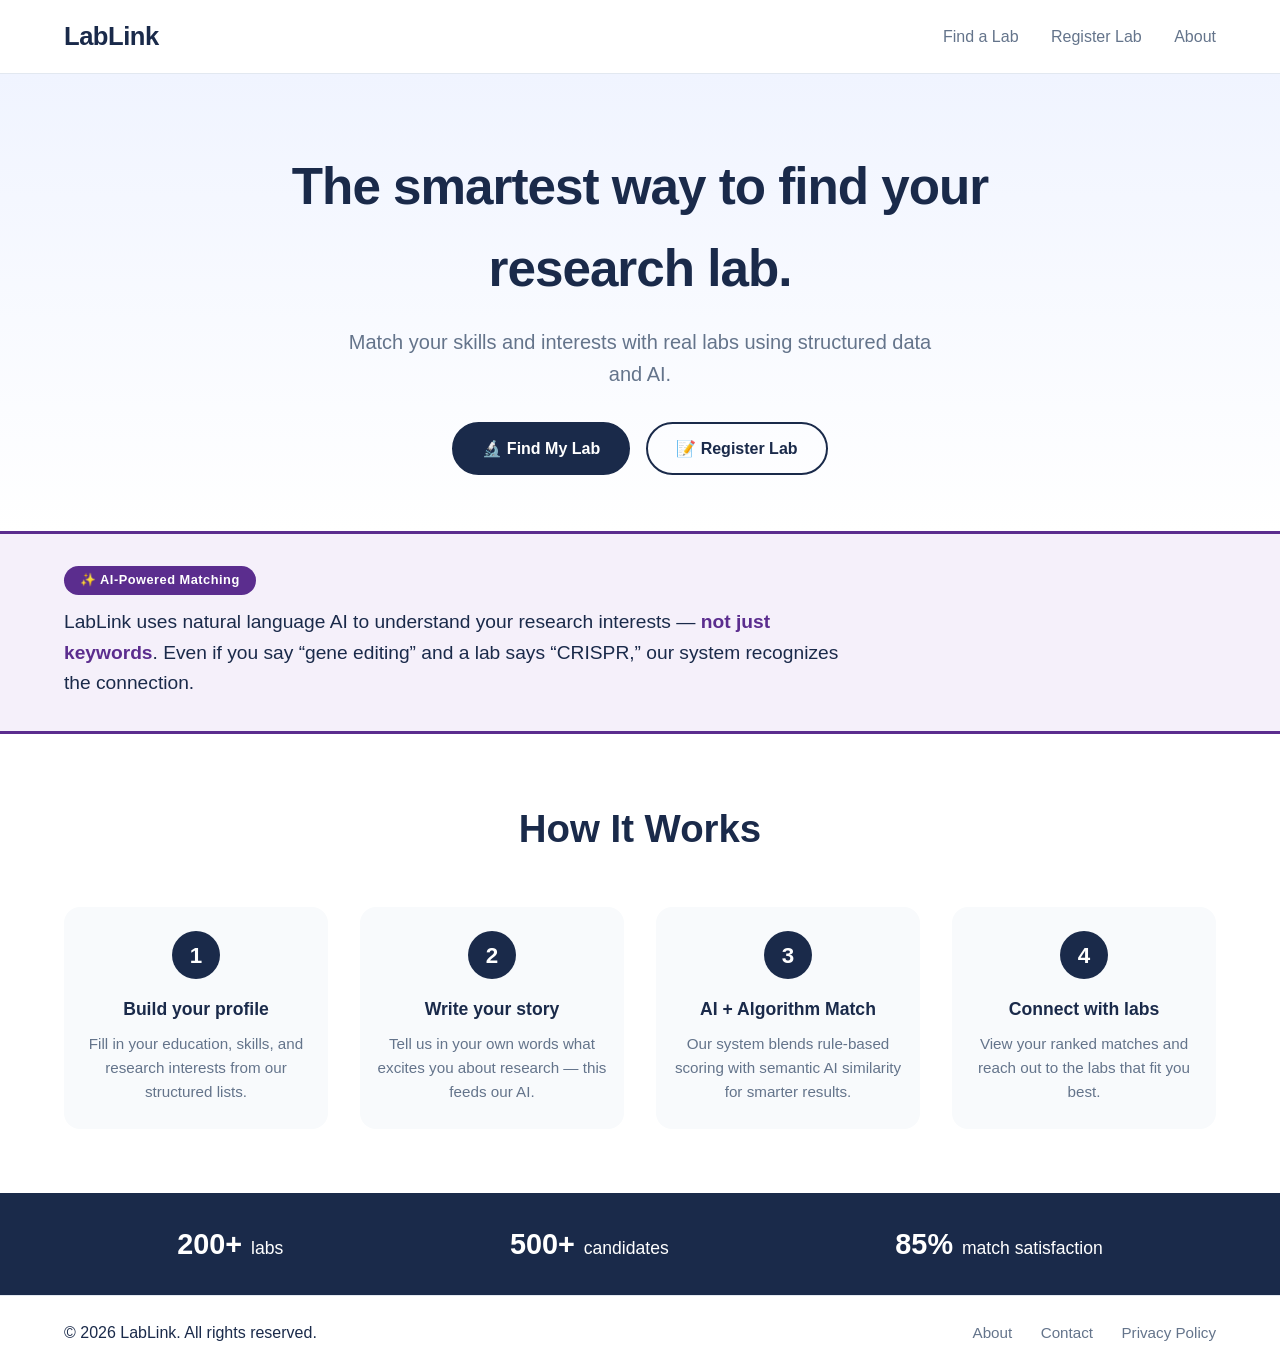
<file: index.html>
<!DOCTYPE html>
<html lang="en">
<head>
    <meta charset="UTF-8" />
    <meta name="viewport" content="width=device-width, initial-scale=1.0" />
    <title>LabLink – Smart Research Lab Matching</title>
    <link rel="stylesheet" href="styles/main.css" />
</head>
<body>

    <!-- ===== NAVIGATION ===== -->
    <header class="navbar">
        <div class="container nav-container">
            <div class="logo">LabLink</div>
            <nav>
                <a href="pages/candidate-profile.html" class="nav-link">Find a Lab</a>
                <a href="#" class="nav-link">Register Lab</a>
                  <a href="about.html" class="nav-link">About</a>
            </nav>
        </div>
    </header>

    <!-- ===== HERO SECTION ===== -->
    <section class="hero">
        <div class="container hero-content">
            <h1>The smartest way to find your research lab.</h1>
            <p class="subheadline">Match your skills and interests with real labs using structured data and AI.</p>
            <div class="cta-group">
                <a href="pages/candidate-profile.html" class="btn btn-primary">🔬 Find My Lab</a>
                <a href="#" class="btn btn-outline">📝 Register Lab</a>
            </div>
        </div>
    </section>


    <section class="ai-callout">
        <div class="container">
            <div class="ai-badge">✨ AI-Powered Matching</div>
            <p class="ai-callout-text">
                LabLink uses natural language AI to understand your research interests — <strong>not just keywords</strong>.
                Even if you say “gene editing” and a lab says “CRISPR,” our system recognizes the connection.
            </p>
        </div>
    </section>


    <section class="how-it-works">
        <div class="container">
            <h2>How It Works</h2>
            <div class="steps-grid">

                <div class="step-card">
                    <div class="step-number">1</div>
                    <h3>Build your profile</h3>
                    <p>Fill in your education, skills, and research interests from our structured lists.</p>
                </div>

                <div class="step-card">
                    <div class="step-number">2</div>
                    <h3>Write your story</h3>
                    <p>Tell us in your own words what excites you about research — this feeds our AI.</p>
                </div>

                <div class="step-card">
                    <div class="step-number">3</div>
                    <h3>AI + Algorithm Match</h3>
                    <p>Our system blends rule-based scoring with semantic AI similarity for smarter results.</p>
                </div>

                <div class="step-card">
                    <div class="step-number">4</div>
                    <h3>Connect with labs</h3>
                    <p>View your ranked matches and reach out to the labs that fit you best.</p>
                </div>

            </div>
        </div>
    </section>

    <!-- ===== STATS BAR ===== -->
    <section class="stats-bar">
        <div class="container stats-grid">
            <span><strong>200+</strong> labs</span>
            <span><strong>500+</strong> candidates</span>
            <span><strong>85%</strong> match satisfaction</span>
        </div>
    </section>

    <!-- ===== FOOTER ===== -->
    <footer class="footer">
        <div class="container footer-content">
            <span>&copy; 2026 LabLink. All rights reserved.</span>
            <nav>
                <a href="#">About</a>
                <a href="#">Contact</a>
                <a href="#">Privacy Policy</a>
            </nav>
        </div>
    </footer>

</body>
</html>
</file>
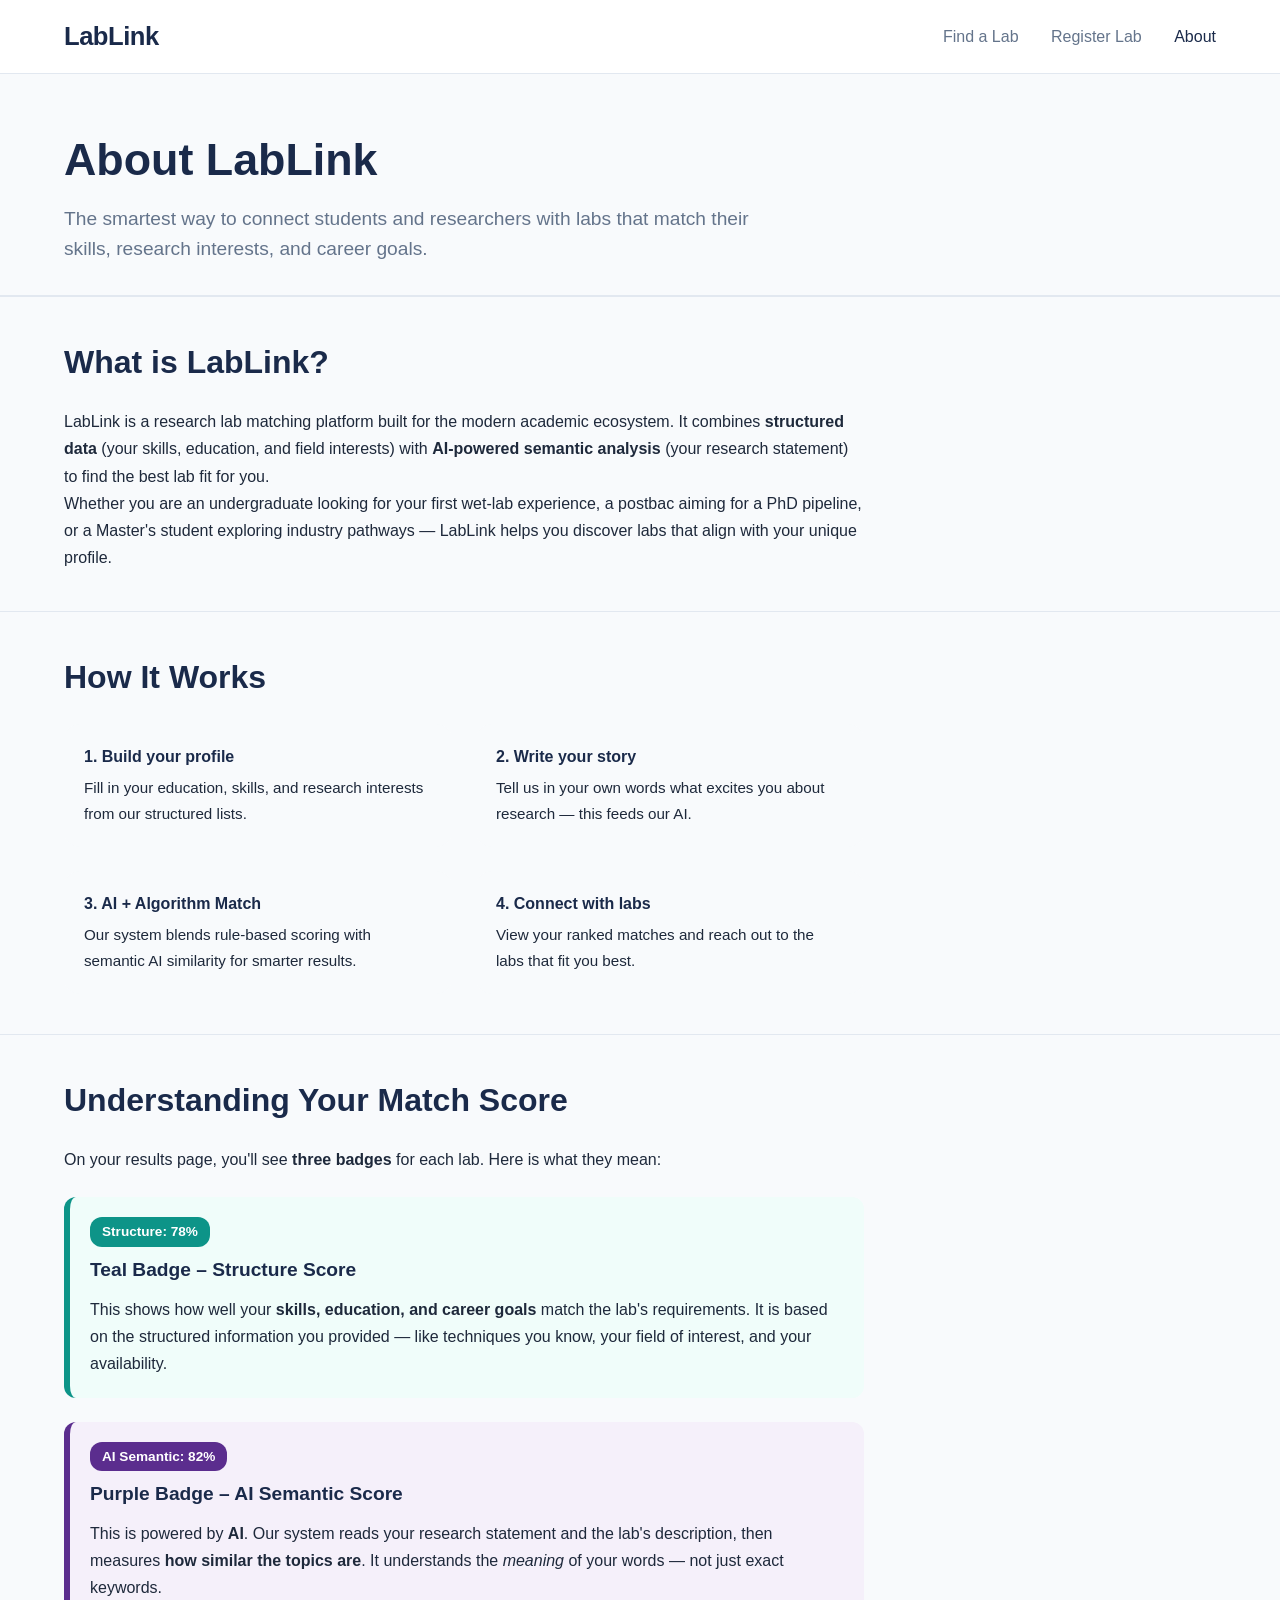
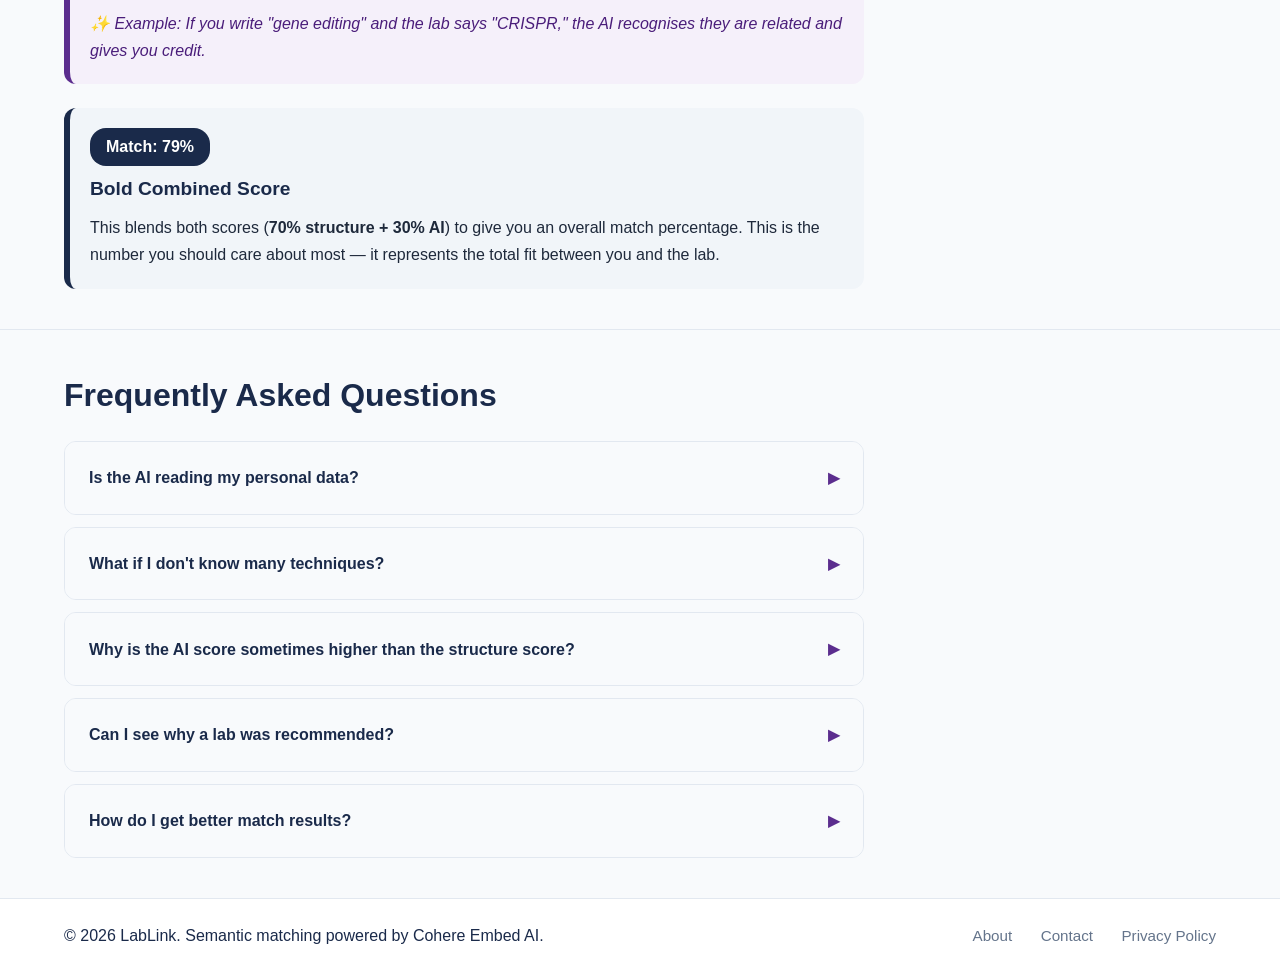
<file: about.html>
<!DOCTYPE html>
<html lang="en">
<head>
    <meta charset="UTF-8" />
    <meta name="viewport" content="width=device-width, initial-scale=1.0" />
    <title>LabLink – About & User Guide</title>
    <link rel="stylesheet" href="styles/main.css" />

    <style>
        .about-hero {
            background: var(--color-bg);
            padding: 50px 0 30px;
            border-bottom: 2px solid var(--color-light-gray);
        }
        .about-hero h1 {
            font-size: 2.8rem;
            margin-bottom: 8px;
        }
        .about-hero p {
            font-size: 1.2rem;
            color: var(--color-gray);
            max-width: 700px;
        }
        .about-section {
            padding: 40px 0;
            border-bottom: 1px solid var(--color-light-gray);
        }
        .about-section:last-of-type {
            border-bottom: none;
        }
        .about-section h2 {
            font-size: 2rem;
            margin-bottom: 20px;
            color: var(--color-navy);
        }
        .about-section h3 {
            font-size: 1.3rem;
            margin-top: 24px;
            margin-bottom: 10px;
            color: var(--color-navy);
        }
        .about-section p, .about-section li {
            color: #1e293b;
            line-height: 1.7;
            max-width: 800px;
        }
        .about-section ul {
            padding-left: 24px;
        }
        .about-section li {
            margin-bottom: 8px;
        }
        .badge-demo {
            display: inline-block;
            padding: 4px 12px;
            border-radius: 12px;
            font-size: 0.85rem;
            font-weight: 600;
            margin-right: 8px;
            color: white;
        }
        .badge-teal { background: var(--color-teal); }
        .badge-purple { background: var(--color-ai); }
        .badge-combined { background: var(--color-navy); padding: 6px 16px; border-radius: 16px; font-size: 1rem; }

     
        .faq-list {
            display: flex;
            flex-direction: column;
            gap: 12px;
            max-width: 800px;
        }
        .faq-item {
            border: 1px solid var(--color-light-gray);
            border-radius: 12px;
            overflow: hidden;
            background: white;
        }
        .faq-item summary {
            padding: 18px 24px;
            font-weight: 700;
            cursor: pointer;
            background: #f8fafc;
            transition: background 0.2s;
            list-style: none;
            display: flex;
            justify-content: space-between;
            align-items: center;
        }
        .faq-item summary:hover {
            background: #f1f5f9;
        }
  
        .faq-item summary::after {
            content: "▸";
            font-size: 1.4rem;
            color: var(--color-ai);
            transition: transform 0.2s;
        }
        .faq-item[open] summary::after {
            content: "▾";
        }
        .faq-item .faq-answer {
            padding: 0 24px 24px 24px;
            color: #334155;
            line-height: 1.7;
        }
        .faq-item .faq-answer strong {
            color: var(--color-navy);
        }

        @media (max-width: 768px) {
            .about-hero h1 { font-size: 2rem; }
        }
    </style>
</head>
<body>

    <header class="navbar">
        <div class="container nav-container">
            <div class="logo"><a href="/" style="color:inherit;text-decoration:none;">LabLink</a></div>
            <nav>
                <a href="/pages/candidate-profile.html" class="nav-link">Find a Lab</a>
                <a href="#" class="nav-link">Register Lab</a>
                <a href="/about.html" class="nav-link active">About</a>
            </nav>
        </div>
    </header>


    <main>

 
        <section class="about-hero">
            <div class="container">
                <h1>About LabLink</h1>
                <p>The smartest way to connect students and researchers with labs that match their skills, research interests, and career goals.</p>
            </div>
        </section>


        <section class="about-section">
            <div class="container">
                <h2>What is LabLink?</h2>
                <p>
                    LabLink is a research lab matching platform built for the modern academic ecosystem. 
                    It combines <strong>structured data</strong> (your skills, education, and field interests) with 
                    <strong>AI-powered semantic analysis</strong> (your research statement) to find the best lab fit for you.
                </p>
                <p>
                    Whether you are an undergraduate looking for your first wet-lab experience, a postbac aiming for a PhD pipeline, 
                    or a Master's student exploring industry pathways — LabLink helps you discover labs that align with your unique profile.
                </p>
            </div>
        </section>

  
        <section class="about-section">
            <div class="container">
                <h2>How It Works</h2>
                <div style="display: grid; grid-template-columns: 1fr 1fr; gap: 24px; max-width: 800px;">
                    <div style="background: var(--color-bg); padding: 20px; border-radius: 16px;">
                        <strong style="color: var(--color-navy);">1. Build your profile</strong>
                        <p style="margin-top: 6px; font-size: 0.95rem;">Fill in your education, skills, and research interests from our structured lists.</p>
                    </div>
                    <div style="background: var(--color-bg); padding: 20px; border-radius: 16px;">
                        <strong style="color: var(--color-navy);">2. Write your story</strong>
                        <p style="margin-top: 6px; font-size: 0.95rem;">Tell us in your own words what excites you about research — this feeds our AI.</p>
                    </div>
                    <div style="background: var(--color-bg); padding: 20px; border-radius: 16px;">
                        <strong style="color: var(--color-navy);">3. AI + Algorithm Match</strong>
                        <p style="margin-top: 6px; font-size: 0.95rem;">Our system blends rule-based scoring with semantic AI similarity for smarter results.</p>
                    </div>
                    <div style="background: var(--color-bg); padding: 20px; border-radius: 16px;">
                        <strong style="color: var(--color-navy);">4. Connect with labs</strong>
                        <p style="margin-top: 6px; font-size: 0.95rem;">View your ranked matches and reach out to the labs that fit you best.</p>
                    </div>
                </div>
            </div>
        </section>


        <section class="about-section">
            <div class="container">
                <h2>Understanding Your Match Score</h2>
                <p>On your results page, you'll see <strong>three badges</strong> for each lab. Here is what they mean:</p>

                <div style="margin-top: 24px; max-width: 800px;">
                    <div style="margin-bottom: 24px; padding: 20px; background: #f0fdfa; border-radius: 12px; border-left: 6px solid var(--color-teal);">
                        <div><span class="badge-demo badge-teal">Structure: 78%</span></div>
                        <h3 style="margin-top: 8px; font-size: 1.2rem;">Teal Badge – Structure Score</h3>
                        <p>This shows how well your <strong>skills, education, and career goals</strong> match the lab's requirements. 
                        It is based on the structured information you provided — like techniques you know, your field of interest, and your availability.</p>
                    </div>

                    <div style="margin-bottom: 24px; padding: 20px; background: #f5f0fa; border-radius: 12px; border-left: 6px solid var(--color-ai);">
                        <div><span class="badge-demo badge-purple">AI Semantic: 82%</span></div>
                        <h3 style="margin-top: 8px; font-size: 1.2rem;">Purple Badge – AI Semantic Score</h3>
                        <p>This is powered by <strong>AI</strong>. Our system reads your research statement and the lab's description, 
                        then measures <strong>how similar the topics are</strong>. It understands the <em>meaning</em> of your words — not just exact keywords.</p>
                        <p style="margin-top: 8px; font-style: italic; color: #4A1D7A;">✨ Example: If you write "gene editing" and the lab says "CRISPR," the AI recognises they are related and gives you credit.</p>
                    </div>

                    <div style="padding: 20px; background: #f1f5f9; border-radius: 12px; border-left: 6px solid var(--color-navy);">
                        <div><span class="badge-demo badge-combined">Match: 79%</span></div>
                        <h3 style="margin-top: 8px; font-size: 1.2rem;">Bold Combined Score</h3>
                        <p>This blends both scores (<strong>70% structure + 30% AI</strong>) to give you an overall match percentage. 
                        This is the number you should care about most — it represents the total fit between you and the lab.</p>
                    </div>
                </div>
            </div>
        </section>


        <section class="about-section">
            <div class="container">
                <h2>Frequently Asked Questions</h2>
                <div class="faq-list">

                    <details class="faq-item">
                        <summary>Is the AI reading my personal data?</summary>
                        <div class="faq-answer">
                            <p><strong>A:</strong> Yes, the AI reads your research statement to find matching labs. 
                            We do <strong>not</strong> store or share your personal data with third parties beyond the Cohere AI service used for matching. 
                            Your privacy is important — we only process your text temporarily to generate your match results.</p>
                        </div>
                    </details>

                    <details class="faq-item">
                        <summary>What if I don't know many techniques?</summary>
                        <div class="faq-answer">
                            <p><strong>A:</strong> That's okay! The AI can still find labs based on your research interests. 
                            Your research statement matters more than a long list of skills. 
                            Focus on describing what you are <em>curious</em> about and what you want to <em>learn</em>.</p>
                        </div>
                    </details>

                    <details class="faq-item">
                        <summary>Why is the AI score sometimes higher than the structure score?</summary>
                        <div class="faq-answer">
                            <p><strong>A:</strong> The AI may recognise that your research interests align with a lab's work, 
                            even if your exact skills don't match perfectly. It is finding <strong>hidden connections</strong> 
                            — for example, a shared focus on neurodegeneration or a common experimental model.</p>
                        </div>
                    </details>

                    <details class="faq-item">
                        <summary>Can I see why a lab was recommended?</summary>
                        <div class="faq-answer">
                            <p><strong>A:</strong> Yes! Click <strong>"Why this match?"</strong> on any lab card. 
                            You'll see both the <strong>structured reasons</strong> (like skill matches and field alignment) 
                            and the <strong>AI explanation</strong> (a plain-English summary of why your research statement fits).</p>
                        </div>
                    </details>

                    <details class="faq-item">
                        <summary>How do I get better match results?</summary>
                        <div class="faq-answer">
                            <p><strong>A:</strong> Write a <strong>specific research statement</strong> — mention a research topic, 
                            techniques you've used (or want to learn), and your long-term goal. 
                            The AI works best with detailed, vocabulary-rich text. For example, instead of "I like biology," 
                            try "I am interested in how epigenetic modifications regulate stem cell differentiation."</p>
                        </div>
                    </details>

                </div>
            </div>
        </section>

    </main>


    <footer class="footer">
        <div class="container footer-content">
            <span>&copy; 2026 LabLink. Semantic matching powered by Cohere Embed AI.</span>
            <nav>
                <a href="/about.html">About</a>
                <a href="#">Contact</a>
                <a href="#">Privacy Policy</a>
            </nav>
        </div>
    </footer>

</body>
</html>
</file>
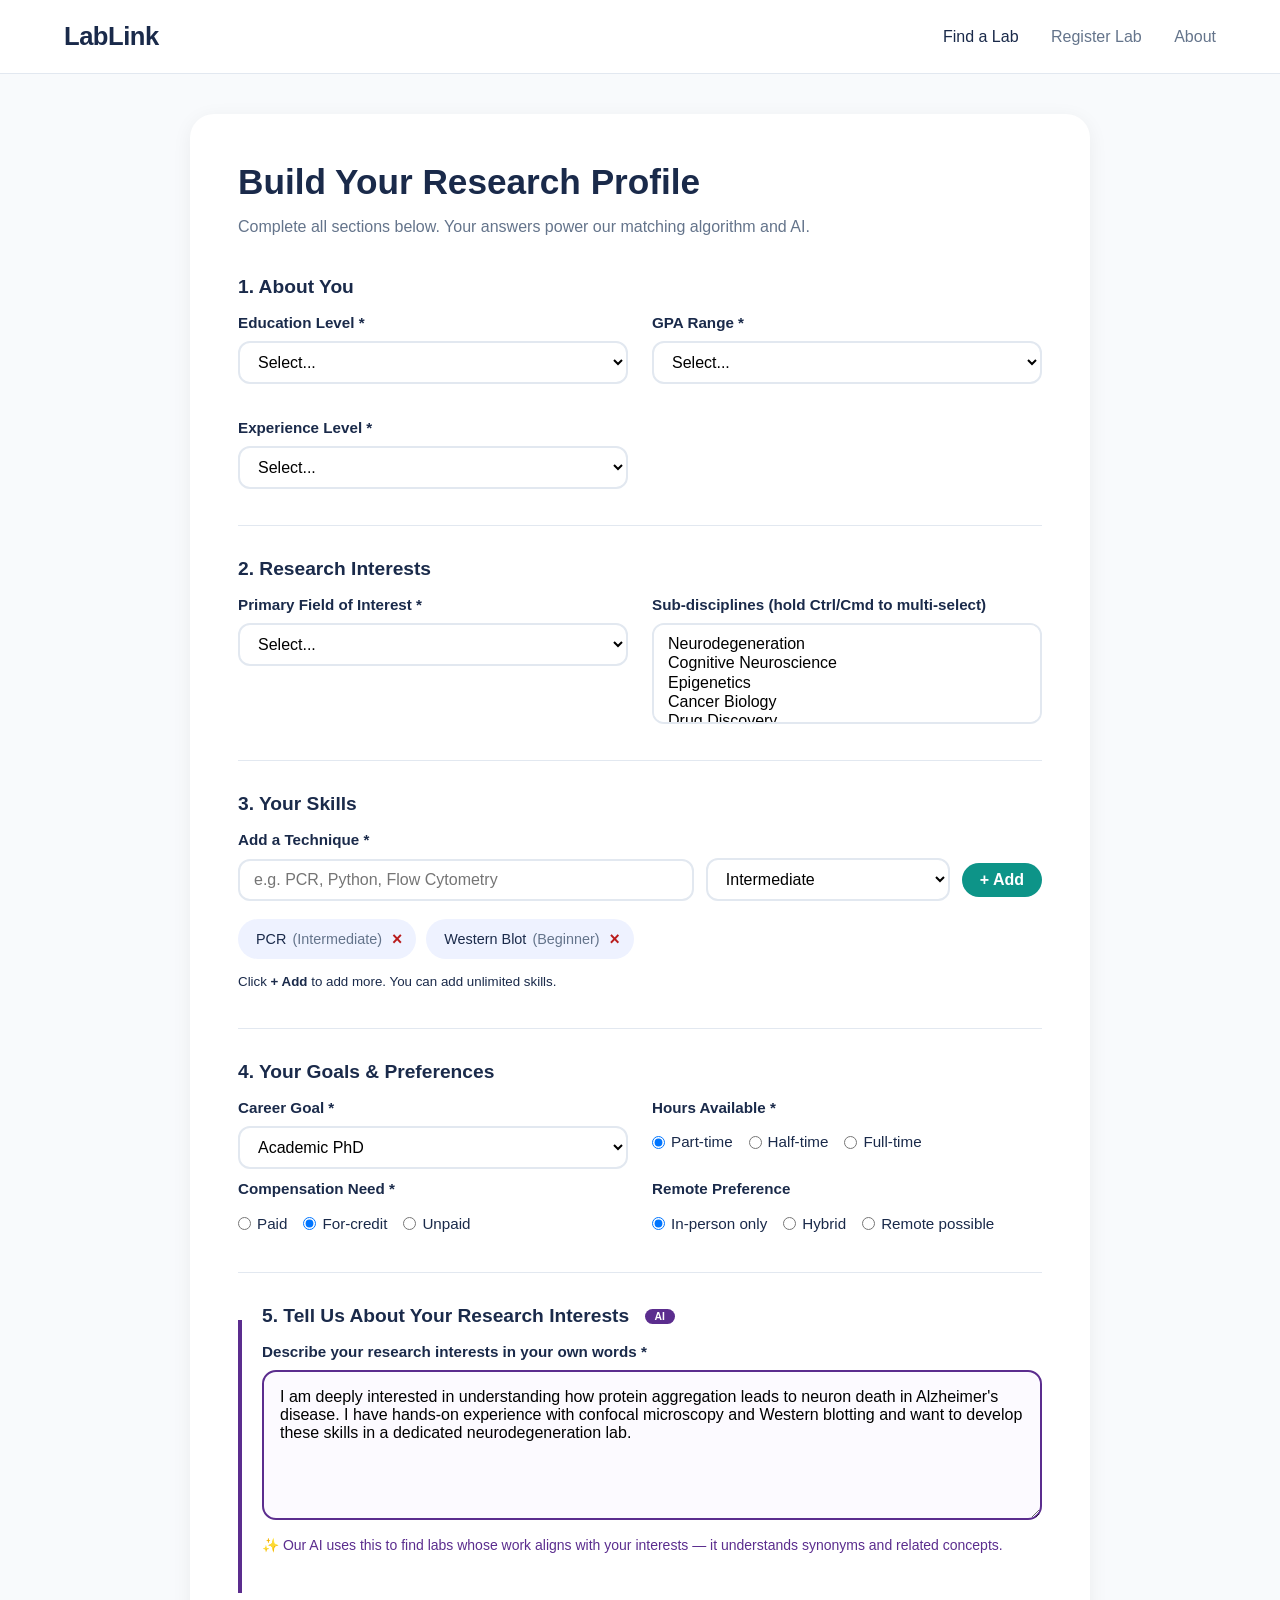
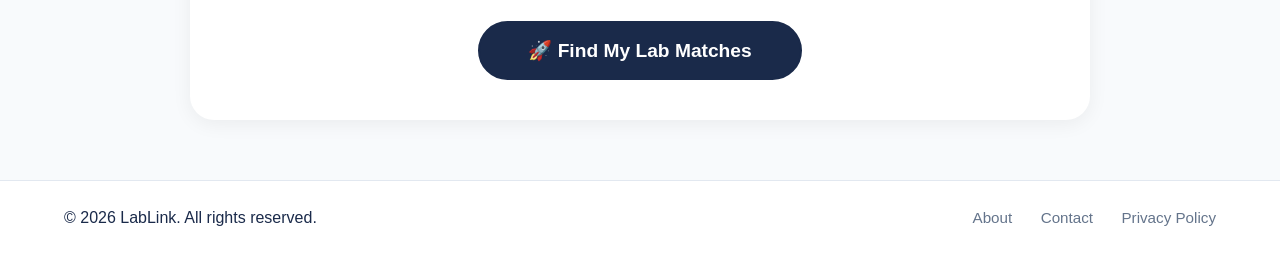
<file: pages/candidate-profile.html>
<!DOCTYPE html>
<html lang="en">
<head>
    <meta charset="UTF-8" />
    <meta name="viewport" content="width=device-width, initial-scale=1.0" />
    <title>LabLink – Build Your Profile</title>
    <link rel="stylesheet" href="../styles/main.css" />
</head>
<body>

    <!-- ===== NAVIGATION ===== -->
    <header class="navbar">
        <div class="container nav-container">
            <div class="logo"><a href="/" style="color:inherit;text-decoration:none;">LabLink</a></div>
            <nav>
                <a href="/pages/candidate-profile.html" class="nav-link active">Find a Lab</a>
                <a href="#" class="nav-link">Register Lab</a>
                  <a href="../about.html" class="nav-link">About</a>
            </nav>
        </div>
    </header>

    <!-- ===== FORM PAGE ===== -->
    <main class="form-page">
        <div class="container form-container">
            <h1>Build Your Research Profile</h1>
            <p class="form-intro">Complete all sections below. Your answers power our matching algorithm and AI.</p>

          
            <form id="profileForm">

                <!-- SECTION 1: About You -->
                <fieldset class="form-section">
                    <legend>1. About You</legend>
                    <div class="form-row">
                        <div class="form-group">
                            <label for="educationLevel">Education Level *</label>
                            <select id="educationLevel" required>
                                <option value="">Select...</option>
                                <option value="Freshman">Freshman</option>
                                <option value="Sophomore">Sophomore</option>
                                <option value="Junior">Junior</option>
                                <option value="Senior">Senior</option>
                                <option value="Postbac">Postbac</option>
                                <option value="MS">MS</option>
                                <option value="PhD">PhD</option>
                                <option value="Postdoc">Postdoc</option>
                            </select>
                        </div>
                        <div class="form-group">
                            <label for="gpaRange">GPA Range *</label>
                            <select id="gpaRange" required>
                                <option value="">Select...</option>
                                <option value="3.8-4.0">3.8 – 4.0</option>
                                <option value="3.5-3.7">3.5 – 3.7</option>
                                <option value="3.0-3.4">3.0 – 3.4</option>
                                <option value="2.5-2.9">2.5 – 2.9</option>
                                <option value="<2.5">&lt; 2.5</option>
                            </select>
                        </div>
                        <div class="form-group">
                            <label for="experienceLevel">Experience Level *</label>
                            <select id="experienceLevel" required>
                                <option value="">Select...</option>
                                <option value="No experience">No experience</option>
                                <option value="Some coursework">Some coursework</option>
                                <option value="Lab intern">Lab intern</option>
                                <option value="Independent project">Independent project</option>
                            </select>
                        </div>
                    </div>
                </fieldset>

                <!-- SECTION 2: Research Interests -->
                <fieldset class="form-section">
                    <legend>2. Research Interests</legend>
                    <div class="form-row">
                        <div class="form-group">
                            <label for="primaryField">Primary Field of Interest *</label>
                            <select id="primaryField" required>
                                <option value="">Select...</option>
                                <option value="Neuroscience">Neuroscience</option>
                                <option value="Computational Biology">Computational Biology</option>
                                <option value="Cancer Biology">Cancer Biology</option>
                                <option value="Biochemistry">Biochemistry</option>
                                <option value="Structural Biology">Structural Biology</option>
                                <option value="Public Health">Public Health</option>
                                <option value="Pharmacology">Pharmacology</option>
                            </select>
                        </div>
                        <div class="form-group">
                            <label for="subdisciplines">Sub-disciplines (hold Ctrl/Cmd to multi-select)</label>
                            <select id="subdisciplines" multiple>
                                <option value="Neurodegeneration">Neurodegeneration</option>
                                <option value="Cognitive Neuroscience">Cognitive Neuroscience</option>
                                <option value="Epigenetics">Epigenetics</option>
                                <option value="Cancer Biology">Cancer Biology</option>
                                <option value="Drug Discovery">Drug Discovery</option>
                                <option value="Bioinformatics">Bioinformatics</option>
                                <option value="Epidemiology">Epidemiology</option>
                            </select>
                        </div>
                    </div>
                </fieldset>

                <!-- SECTION 3: Your Skills -->
                <fieldset class="form-section">
                    <legend>3. Your Skills</legend>
                    <div class="form-group skill-group">
                        <label for="skillName">Add a Technique *</label>
                        <div class="skill-input-row">
                            <input type="text" id="skillName" placeholder="e.g. PCR, Python, Flow Cytometry" />
                            <select id="skillProficiency">
                                <option value="Beginner">Beginner</option>
                                <option value="Intermediate" selected>Intermediate</option>
                                <option value="Advanced">Advanced</option>
                                <option value="Expert">Expert</option>
                            </select>
                            <button type="button" id="addSkillBtn" class="btn btn-secondary">+ Add</button>
                        </div>
                        <div id="skillList" class="skill-tag-container">
                            
                            <span class="skill-tag">PCR <span class="skill-proficiency">(Intermediate)</span> <span class="remove-skill" data-skill="PCR">×</span></span>
                            <span class="skill-tag">Western Blot <span class="skill-proficiency">(Beginner)</span> <span class="remove-skill" data-skill="Western Blot">×</span></span>
                        </div>
                        <small>Click <strong>+ Add</strong> to add more. You can add unlimited skills.</small>
                        
                        <input type="hidden" id="confirmedSkills" value='[{"skill":"PCR","proficiency":"Intermediate"},{"skill":"Western Blot","proficiency":"Beginner"}]' />
                    </div>
                </fieldset>

                <!-- SECTION 4: Your Goals -->
                <fieldset class="form-section">
                    <legend>4. Your Goals & Preferences</legend>
                    <div class="form-row">
                        <div class="form-group">
                            <label for="careerGoal">Career Goal *</label>
                            <select id="careerGoal" required>
                                <option value="Academic PhD">Academic PhD</option>
                                <option value="MD/PhD">MD/PhD</option>
                                <option value="Industry">Industry</option>
                                <option value="Government">Government</option>
                                <option value="Teaching">Teaching</option>
                            </select>
                        </div>
                        <div class="form-group">
                            <label>Hours Available *</label>
                            <div class="radio-group">
                                <label><input type="radio" name="hours" value="Part-time" checked /> Part-time</label>
                                <label><input type="radio" name="hours" value="Half-time" /> Half-time</label>
                                <label><input type="radio" name="hours" value="Full-time" /> Full-time</label>
                            </div>
                        </div>
                    </div>
                    <div class="form-row">
                        <div class="form-group">
                            <label>Compensation Need *</label>
                            <div class="radio-group">
                                <label><input type="radio" name="compensation" value="Paid" /> Paid</label>
                                <label><input type="radio" name="compensation" value="For-credit" checked /> For-credit</label>
                                <label><input type="radio" name="compensation" value="Unpaid" /> Unpaid</label>
                            </div>
                        </div>
                        <div class="form-group">
                            <label>Remote Preference</label>
                            <div class="radio-group">
                                <label><input type="radio" name="remote" value="In-person only" checked /> In-person only</label>
                                <label><input type="radio" name="remote" value="Hybrid" /> Hybrid</label>
                                <label><input type="radio" name="remote" value="Remote possible" /> Remote possible</label>
                            </div>
                        </div>
                    </div>
                </fieldset>

                <!-- SECTION 5: Research Statement  -->
                <fieldset class="form-section ai-section">
                    <legend>5. Tell Us About Your Research Interests <span class="ai-badge-small">AI</span></legend>
                    <div class="form-group">
                        <label for="researchStatement">Describe your research interests in your own words *</label>
                        <textarea 
                            id="researchStatement" 
                            minlength="100" 
                            required 
                            placeholder="Describe what you want to study, why it excites you, and any relevant experience..."
                        >I am deeply interested in understanding how protein aggregation leads to neuron death in Alzheimer's disease. I have hands-on experience with confocal microscopy and Western blotting and want to develop these skills in a dedicated neurodegeneration lab.</textarea>
                        <p class="ai-hint">
                            ✨ Our AI uses this to find labs whose work aligns with your interests — it understands synonyms and related concepts.
                        </p>
                    </div>
                </fieldset>

                <div class="form-actions">
                    <button type="submit" class="btn btn-primary btn-large">🚀 Find My Lab Matches</button>
                </div>

            </form>
        </div>
    </main>

    <!-- ===== FOOTER ===== -->
    <footer class="footer">
        <div class="container footer-content">
            <span>&copy; 2026 LabLink. All rights reserved.</span>
            <nav>
                <a href="#">About</a>
                <a href="#">Contact</a>
                <a href="#">Privacy Policy</a>
            </nav>
        </div>
    </footer>


    <script>
        document.getElementById('addSkillBtn').addEventListener('click', function() {
            const nameInput = document.getElementById('skillName');
            const profSelect = document.getElementById('skillProficiency');
            const name = nameInput.value.trim();
            if (!name) return alert('Please enter a skill name.');
            const container = document.getElementById('skillList');
            const tag = document.createElement('span');
            tag.className = 'skill-tag';
            tag.innerHTML = `${name} <span class="skill-proficiency">(${profSelect.value})</span> <span class="remove-skill">×</span>`;
            container.appendChild(tag);
            nameInput.value = '';
            
        });
       
        document.getElementById('skillList').addEventListener('click', function(e) {
            if (e.target.classList.contains('remove-skill')) {
                e.target.parentElement.remove();
            }
        });
    </script>
</body>
</html>
</file>
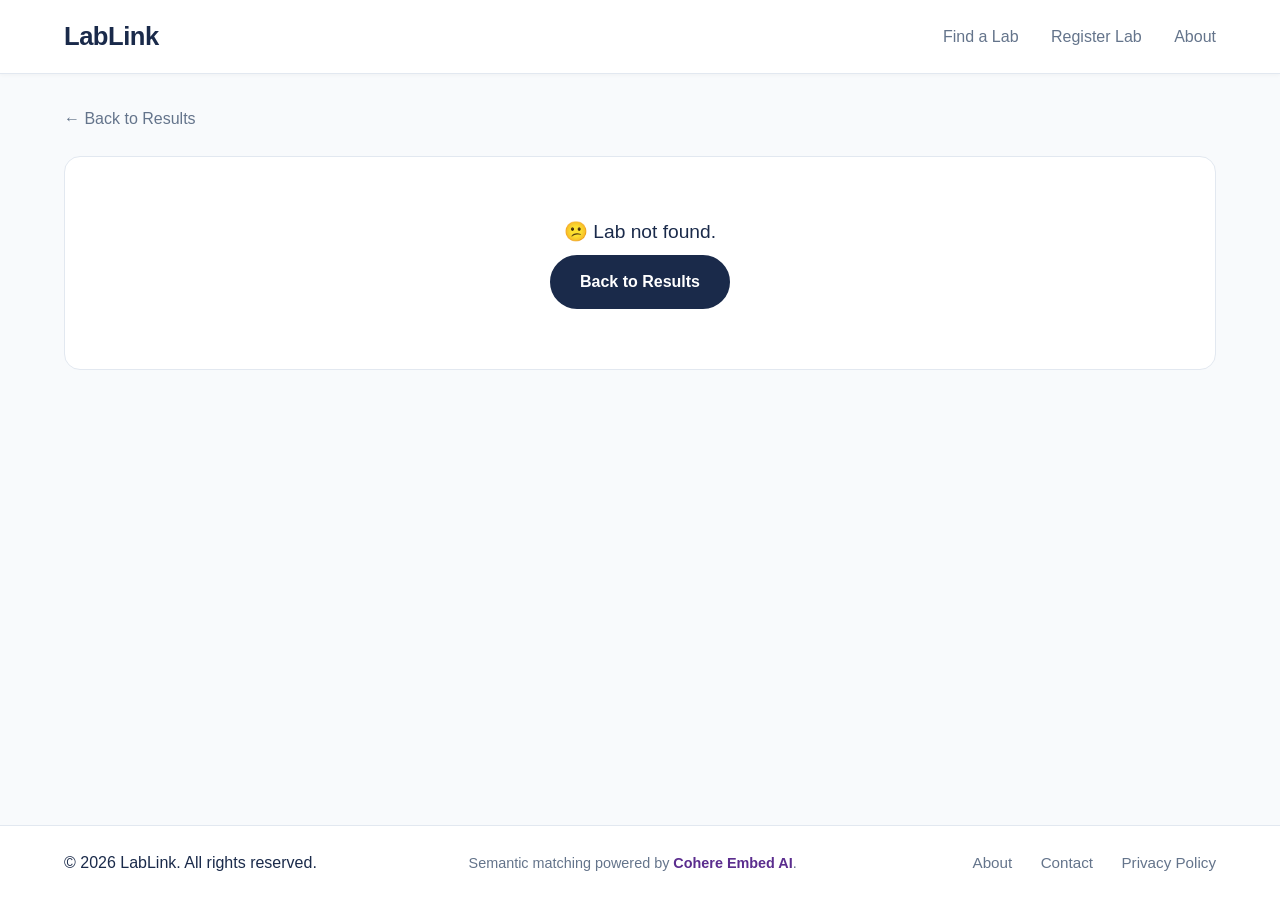
<file: pages/lab-profile.html>
<!DOCTYPE html>
<html lang="en">
<head>
    <meta charset="UTF-8" />
    <meta name="viewport" content="width=device-width, initial-scale=1.0" />
    <title>LabLink – Lab Profile</title>
    <link rel="stylesheet" href="../styles/main.css" />
</head>
<body>

    <!-- ===== NAVIGATION ===== -->
    <header class="navbar">
        <div class="container nav-container">
            <div class="logo"><a href="../index.html" style="color:inherit;text-decoration:none;">LabLink</a></div>
            <nav>
                <a href="../pages/candidate-profile.html" class="nav-link">Find a Lab</a>
                <a href="#" class="nav-link">Register Lab</a>
                  <a href="/about.html" class="nav-link">About</a>
            </nav>
        </div>
    </header>

    <!-- ===== LAB PROFILE ===== -->
    <main class="lab-profile-page">
        <div class="container">


            <div class="back-nav">
                <a href="../pages/results.html" class="back-link">← Back to Results</a>
            </div>

            
            <div id="profileLoading" class="loading-state">
                <div class="spinner"></div>
                <p>Loading lab profile...</p>
            </div>

          
            <div id="profileError" class="empty-state" style="display:none;">
                <p>😕 Lab not found.</p>
                <a href="../pages/results.html" class="btn btn-primary">Back to Results</a>
            </div>

          
            <div id="profileContent" style="display:none;">

               
                <div class="lab-header">
                    <h1 id="labName">Lab Name</h1>
                    <div class="lab-header-meta">
                        <span id="labPI">PI Name</span>
                        <span id="labInstitution">Institution</span>
                        <span class="pill field-pill" id="labField">Field</span>
                    </div>
                </div>

              
                <section class="profile-section">
                    <h2>About Our Research</h2>
                    <p id="labDescription" class="lab-description-text">Loading description...</p>
                </section>

               
                <section class="profile-section">
                    <h2>Who We're Looking For</h2>
                    <div class="info-grid">
                        <div>
                            <strong>Required Techniques</strong>
                            <div id="requiredTechniques" class="pill-container"></div>
                        </div>
                        <div>
                            <strong>Preferred Techniques</strong>
                            <div id="preferredTechniques" class="pill-container"></div>
                        </div>
                        <div>
                            <strong>Hiree Level</strong>
                            <span id="hireeLevel">—</span>
                        </div>
                        <div>
                            <strong>Hours / Week</strong>
                            <span id="hoursPerWeek">—</span>
                        </div>
                        <div>
                            <strong>Compensation</strong>
                            <span id="compensation">—</span>
                        </div>
                    </div>
                </section>

               
                <section class="profile-section">
                    <h2>What We Offer</h2>
                    <div class="info-grid">
                        <div>
                            <strong>Career Pathways</strong>
                            <div id="careerPathways" class="pill-container"></div>
                        </div>
                        <div>
                            <strong>Remote Option</strong>
                            <span id="remoteOption">—</span>
                        </div>
                        <div>
                            <strong>Lab Size</strong>
                            <span id="labSize">—</span>
                        </div>
                    </div>
                </section>

                
                <section id="scoreSection" class="profile-section score-section" style="display:none;">
                    <h2>Your Match with This Lab</h2>
                    <div class="score-badge-row score-badge-row-large">
                        <span class="badge badge-teal">Structure: <span id="scoreRule">—</span>%</span>
                        <span class="badge badge-purple">AI Semantic: <span id="scoreAI">—</span>%</span>
                        <span class="badge badge-combined">Combined: <span id="scoreCombined">—</span>%</span>
                    </div>
                    <p class="score-hint">* Scores are based on your submitted profile. <a href="../pages/candidate-profile.html">Edit your profile</a> to see new matches.</p>
                </section>

                
                <div class="profile-actions">
                    <button class="btn btn-primary btn-large">📩 Apply Now</button>
                    <button class="btn btn-outline btn-large">Save to Favorites</button>
                </div>

            </div><!-- end profileContent -->
        </div>
    </main>

    <!-- ===== FOOTER ===== -->
    <footer class="footer">
        <div class="container footer-content">
            <span>&copy; 2026 LabLink. All rights reserved.</span>
            <span class="ai-attribution">Semantic matching powered by <strong>Cohere Embed AI</strong>.</span>
            <nav>
                <a href="#">About</a>
                <a href="#">Contact</a>
                <a href="#">Privacy Policy</a>
            </nav>
        </div>
    </footer>

    <script>
        (function() {
           
            function getParam(name) {
                const params = new URLSearchParams(window.location.search);
                return params.get(name);
            }

           
            async function loadLabProfile() {
                const labId = getParam('id');
                if (!labId) {
                    document.getElementById('profileLoading').style.display = 'none';
                    document.getElementById('profileError').style.display = 'block';
                    return;
                }

                try {
                    
                    const res = await fetch('/data/labs.json');
                    if (!res.ok) throw new Error('Failed to fetch labs.json');
                    const labs = await res.json();
                    const lab = labs.find(l => l.Lab_ID === labId);
                    if (!lab) {
                        document.getElementById('profileLoading').style.display = 'none';
                        document.getElementById('profileError').style.display = 'block';
                        return;
                    }

                   
                    document.getElementById('labName').textContent = lab.Lab_Name || 'Unnamed Lab';
                    document.getElementById('labPI').textContent = lab.PI_Name || 'PI not listed';
                    document.getElementById('labInstitution').textContent = lab.Institution || '';
                    document.getElementById('labField').textContent = lab.Primary_Field || 'N/A';
                    document.getElementById('labDescription').textContent = lab.Lab_Description_FreeText || 'No description available.';

                   
                    renderPills('requiredTechniques', lab.Required_Techniques);
                    renderPills('preferredTechniques', lab.Preferred_Techniques);
                    renderPills('careerPathways', lab.Career_Pathways);

                    document.getElementById('hireeLevel').textContent = lab.Hiree_Level || '—';
                    document.getElementById('hoursPerWeek').textContent = lab.Hours_Per_Week || '—';
                    document.getElementById('compensation').textContent = lab.Compensation || '—';
                    document.getElementById('remoteOption').textContent = lab.Remote_Option || '—';
                    document.getElementById('labSize').textContent = lab.Lab_Size || '—';

                    
                    document.getElementById('profileLoading').style.display = 'none';
                    document.getElementById('profileContent').style.display = 'block';

                    
                    try {
                        const stored = sessionStorage.getItem('labMatchResults');
                        if (stored) {
                            const results = JSON.parse(stored);
                            const match = results.find(r => r.lab && r.lab.Lab_ID === labId);
                            if (match) {
                                document.getElementById('scoreRule').textContent = Math.round(match.rulePercent || 0);
                                document.getElementById('scoreAI').textContent = Math.round(match.semanticPercent || 0);
                                document.getElementById('scoreCombined').textContent = Math.round(match.combinedPercent || 0);
                                document.getElementById('scoreSection').style.display = 'block';
                            }
                        }
                    } catch (e) {
                        
                        console.log('No score data available for this lab.');
                    }

                } catch (err) {
                    console.error('Error loading lab profile:', err);
                    document.getElementById('profileLoading').style.display = 'none';
                    document.getElementById('profileError').style.display = 'block';
                }
            }

           
            function renderPills(containerId, items) {
                const container = document.getElementById(containerId);
                if (!container) return;
                if (!items || !Array.isArray(items) || items.length === 0) {
                    container.innerHTML = '<span class="pill empty-pill">None listed</span>';
                    return;
                }
                container.innerHTML = items.map(item => `<span class="pill">${item}</span>`).join('');
            }

            
            document.addEventListener('DOMContentLoaded', loadLabProfile);
        })();
    </script>

</body>
</html>
</file>
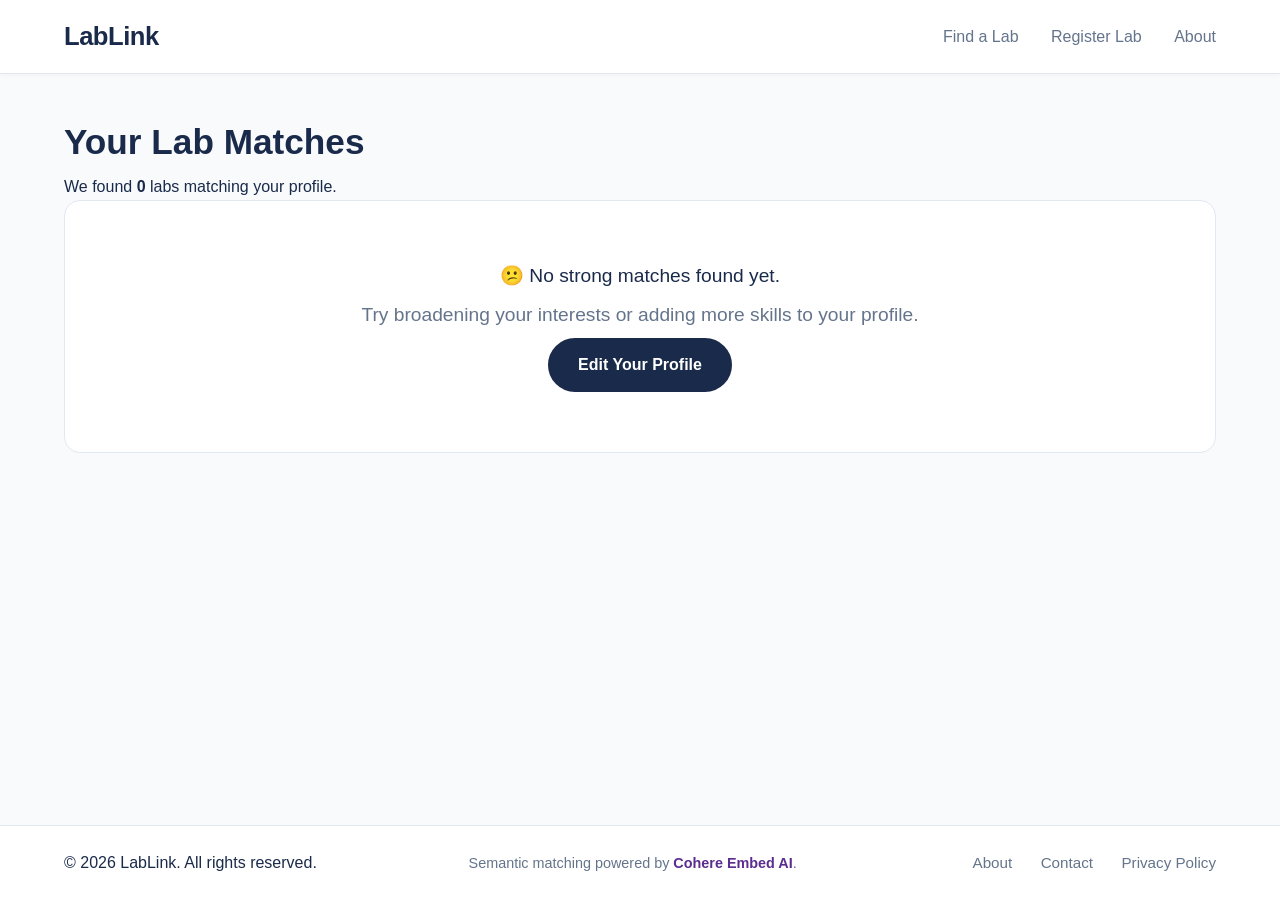
<file: pages/results.html>
<!DOCTYPE html>
<html lang="en">
<head>
    <meta charset="UTF-8" />
    <meta name="viewport" content="width=device-width, initial-scale=1.0" />
    <title>LabLink – Your Match Results</title>
    <link rel="stylesheet" href="../styles/main.css" />
</head>
<body>

    <!-- ===== NAVIGATION ===== -->
    <header class="navbar">
        <div class="container nav-container">
            <div class="logo"><a href="../index.html" style="color:inherit;text-decoration:none;">LabLink</a></div>
            <nav>
                <a href="../pages/candidate-profile.html" class="nav-link">Find a Lab</a>
                <a href="#" class="nav-link">Register Lab</a>
                  <a href="../about.html" class="nav-link">About</a>
            </nav>
        </div>
    </header>

    <!-- ===== MAIN RESULTS ===== -->
    <main class="results-page">
        <div class="container">

           
            <div class="results-header">
                <h1>Your Lab Matches</h1>
                <p id="resultCount">We found <strong>0</strong> labs matching your profile.</p>
            </div>

      
            <div id="loadingState" class="loading-state" style="display:none;">
                <div class="spinner"></div>
                <p>Our AI is analysing your research interests...</p>
                <p class="loading-sub">This may take a few seconds while we compute semantic similarity.</p>
            </div>

           
            <div id="emptyState" class="empty-state" style="display:none;">
                <p>😕 No strong matches found yet.</p>
                <p class="empty-hint">Try broadening your interests or adding more skills to your profile.</p>
                <a href="../pages/candidate-profile.html" class="btn btn-primary">Edit Your Profile</a>
            </div>

       
            <div id="resultsContainer" style="display:none;">
               
                <div class="results-toolbar">
                    <div class="sort-group">
                        <label for="sortSelect">Sort by:</label>
                        <select id="sortSelect">
                            <option value="combined">Combined Score</option>
                            <option value="rule">Structure Only</option>
                            <option value="ai">AI Semantic Only</option>
                        </select>
                    </div>
                    <span id="resultCountInline"></span>
                </div>

               
                <div id="labCardsContainer" class="lab-cards-grid"></div>
            </div>

        </div>
    </main>

   
    <footer class="footer">
        <div class="container footer-content">
            <span>&copy; 2026 LabLink. All rights reserved.</span>
            <span class="ai-attribution">Semantic matching powered by <strong>Cohere Embed AI</strong>.</span>
            <nav>
                <a href="#">About</a>
                <a href="#">Contact</a>
                <a href="#">Privacy Policy</a>
            </nav>
        </div>
    </footer>

    <script>
        (function() {
            // ----- DOM refs -----
            const container = document.getElementById('labCardsContainer');
            const loadingEl = document.getElementById('loadingState');
            const emptyEl = document.getElementById('emptyState');
            const resultsContainer = document.getElementById('resultsContainer');
            const resultCount = document.getElementById('resultCount');
            const sortSelect = document.getElementById('sortSelect');

            let allResults = [];

            // ----- Helper: render cards -----
            function renderCards(sortBy) {
                if (!allResults || allResults.length === 0) {
                    resultsContainer.style.display = 'none';
                    emptyEl.style.display = 'block';
                    return;
                }

              
                const sorted = [...allResults];
                if (sortBy === 'rule') {
                    sorted.sort((a, b) => b.rulePercent - a.rulePercent);
                } else if (sortBy === 'ai') {
                    sorted.sort((a, b) => b.semanticPercent - a.semanticPercent);
                } else { // combined (default)
                    sorted.sort((a, b) => b.combinedPercent - a.combinedPercent);
                }

             
                resultCount.innerHTML = `We found <strong>${sorted.length}</strong> labs matching your profile.`;

               
                let html = '';
                sorted.forEach((item, index) => {
                    const lab = item.lab || {};
                    const topSkills = (item.topMatchedSkills || []).slice(0, 3).join(' · ') || 'No skill matches';

                    html += `
                        <div class="lab-card" data-index="${index}">
                           
                            <div class="score-badge-row">
                                <span class="badge badge-teal">Structure: ${Math.round(item.rulePercent || 0)}%</span>
                                <span class="badge badge-purple" data-tooltip="Powered by Cohere Embed AI – measures semantic similarity between your research interests and the lab's work.">
                                    AI: ${Math.round(item.semanticPercent || 0)}%
                                    <span class="tooltip-icon">ⓘ</span>
                                    <span class="tooltip-text">Powered by Cohere Embed AI – measures semantic similarity between your research interests and the lab's work.</span>
                                </span>
                                <span class="badge badge-combined">Match: ${Math.round(item.combinedPercent || 0)}%</span>
                            </div>

                            
                            <h3 class="lab-name">${lab.Lab_Name || 'Unknown Lab'}</h3>
                            <p class="lab-meta">
                                <span class="pill field-pill">${lab.Primary_Field || 'N/A'}</span>
                                <span>${lab.Institution || ''}</span>
                                <span>${lab.Hiree_Level || ''}</span>
                            </p>
                            <p class="lab-skills">Top matched skills: ${topSkills}</p>

                           
                            <div class="card-actions">
                                <a href="lab-profile.html?id=${lab.Lab_ID || ''}" class="btn btn-outline btn-sm">View Lab Profile</a>
                            </div>

                           
                            <details class="why-match-details">
                                <summary>⭐ Why this match?</summary>
                                <div class="why-match-grid">
                                    <!-- 结构化匹配 -->
                                    <div class="why-structured">
                                        <h4 class="why-heading teal-heading">📊 Structured Match</h4>
                                        <ul class="why-list">
                                            ${(item.matchedPairs && item.matchedPairs.length > 0) 
                                                ? item.matchedPairs.map(p => `<li>${p}</li>`).join('')
                                                : '<li>No structured matches recorded.</li>'
                                            }
                                        </ul>
                                    </div>
                                   
                                    <div class="why-ai">
                                        <h4 class="why-heading purple-heading">🤖 AI Semantic Match</h4>
                                        <p class="ai-percent">Similarity: <strong>${Math.round(item.semanticPercent || 0)}%</strong></p>
                                        <p class="ai-reason">${item.semanticReason || 'Your statement and this lab\'s description discuss similar research topics.'}</p>
                                    </div>
                                </div>
                            </details>
                        </div>
                    `;
                });

                container.innerHTML = html;
                resultsContainer.style.display = 'block';
                emptyEl.style.display = 'none';
                loadingEl.style.display = 'none';
            }

            
            function loadResults() {
                
                loadingEl.style.display = 'block';
                resultsContainer.style.display = 'none';
                emptyEl.style.display = 'none';

                try {
                    const stored = sessionStorage.getItem('labMatchResults');
                    if (!stored) {
                        loadingEl.style.display = 'none';
                        emptyEl.style.display = 'block';
                        return;
                    }
                    const parsed = JSON.parse(stored);
                    if (!Array.isArray(parsed) || parsed.length === 0) {
                        loadingEl.style.display = 'none';
                        emptyEl.style.display = 'block';
                        return;
                    }
                    allResults = parsed;
                    loadingEl.style.display = 'none';
                    renderCards('combined');
                } catch (e) {
                    console.error('Failed to load results:', e);
                    loadingEl.style.display = 'none';
                    emptyEl.style.display = 'block';
                }
            }

         
            sortSelect.addEventListener('change', function() {
                renderCards(this.value);
            });

            
            document.addEventListener('DOMContentLoaded', loadResults);

           
            window.addEventListener('storage', function(e) {
                if (e.key === 'labMatchResults') {
                    loadResults();
                }
            });

        })();
    </script>

</body>
</html>
</file>
<file: styles/main.css>
/* ============================================================
   LABLINK – STYLESHEET (W4D1 + D2 + D3)
   Includes AI purple (#5B2D8E), three badges, pills, details, loading.
   ============================================================ */

:root {
    --color-navy: #1A2A4A;
    --color-teal: #0D9488;
    --color-gold: #D4A02B;
    --color-bg: #F8FAFC;
    --color-ai: #5B2D8E;
    --color-white: #ffffff;
    --color-gray: #64748B;
    --color-light-gray: #E2E8F0;
    --font-base: -apple-system, BlinkMacSystemFont, 'Segoe UI', Roboto, sans-serif;
}

* {
    margin: 0;
    padding: 0;
    box-sizing: border-box;
}

body {
    font-family: var(--font-base);
    background-color: var(--color-bg);
    color: var(--color-navy);
    line-height: 1.6;
    display: flex;
    flex-direction: column;
    min-height: 100vh;
}

.container {
    max-width: 1200px;
    margin: 0 auto;
    padding: 0 24px;
}

/* ----- Buttons ----- */
.btn {
    display: inline-block;
    padding: 12px 28px;
    border-radius: 40px;
    font-weight: 600;
    text-decoration: none;
    cursor: pointer;
    border: 2px solid transparent;
    transition: all 0.2s ease;
    font-size: 1rem;
}
.btn-primary {
    background-color: var(--color-navy);
    color: white;
    border-color: var(--color-navy);
}
.btn-primary:hover {
    background-color: #2c4270;  /* 悬停变暗 */
}
.btn-outline {
    background-color: transparent;
    color: var(--color-navy);
    border-color: var(--color-navy);
}
.btn-outline:hover {
    background-color: var(--color-navy);
    color: white;
}
.btn-secondary {
    background-color: var(--color-teal);
    color: white;
    border: none;
    padding: 8px 18px;
    border-radius: 30px;
    font-weight: 600;
}
.btn-secondary:hover {
    opacity: 0.85;
}
.btn-large {
    padding: 16px 48px;
    font-size: 1.2rem;
}
.btn-sm {
    padding: 6px 16px;
    font-size: 0.85rem;
}

/* ----- Navigation ----- */
.navbar {
    background: white;
    padding: 16px 0;
    border-bottom: 1px solid var(--color-light-gray);
    box-shadow: 0 1px 4px rgba(0,0,0,0.04);
}
.nav-container {
    display: flex;
    justify-content: space-between;
    align-items: center;
}
.logo {
    font-size: 1.6rem;
    font-weight: 700;
    color: var(--color-navy);
    letter-spacing: -0.5px;
}
.nav-link {
    margin-left: 28px;
    color: var(--color-gray);
    text-decoration: none;
    font-weight: 500;
}
.nav-link:hover,
.nav-link.active {
    color: var(--color-navy);
}

/* ----- Hero (首页) ----- */
.hero {
    padding: 72px 0 56px;
    text-align: center;
    background: linear-gradient(180deg, #f0f4ff 0%, white 100%);
}
.hero h1 {
    font-size: 3.2rem;
    font-weight: 800;
    letter-spacing: -1px;
    max-width: 800px;
    margin: 0 auto 16px;
}
.subheadline {
    font-size: 1.25rem;
    color: var(--color-gray);
    max-width: 600px;
    margin: 0 auto 32px;
}
.cta-group {
    display: flex;
    gap: 16px;
    justify-content: center;
    flex-wrap: wrap;
}

/* ----- AI Callout ----- */
.ai-callout {
    background: #f5f0fa;
    border-top: 3px solid var(--color-ai);
    border-bottom: 3px solid var(--color-ai);
    padding: 32px 0;
    margin: 0;
}
.ai-badge {
    display: inline-block;
    background: var(--color-ai);
    color: white;
    font-weight: 700;
    font-size: 0.8rem;
    padding: 4px 16px;
    border-radius: 30px;
    letter-spacing: 0.5px;
    margin-bottom: 12px;
}
.ai-callout-text {
    font-size: 1.2rem;
    max-width: 800px;
    color: var(--color-navy);
}
.ai-callout-text strong {
    color: var(--color-ai);
}

/* ----- How It Works (4 Steps) ----- */
.how-it-works {
    padding: 64px 0;
    background: white;
}
.how-it-works h2 {
    text-align: center;
    font-size: 2.4rem;
    margin-bottom: 48px;
}
.steps-grid {
    display: grid;
    grid-template-columns: repeat(4, 1fr);
    gap: 32px;
}
.step-card {
    text-align: center;
    padding: 24px 16px;
    border-radius: 16px;
    background: var(--color-bg);
    transition: transform 0.2s;
}
.step-card:hover {
    transform: translateY(-4px);
}
.step-number {
    width: 48px;
    height: 48px;
    border-radius: 50%;
    background: var(--color-navy);
    color: white;
    display: flex;
    align-items: center;
    justify-content: center;
    font-weight: 700;
    font-size: 1.4rem;
    margin: 0 auto 16px;
}
.step-card h3 {
    font-size: 1.1rem;
    margin-bottom: 8px;
}
.step-card p {
    color: var(--color-gray);
    font-size: 0.95rem;
}

/* ----- Stats Bar ----- */
.stats-bar {
    background: var(--color-navy);
    color: white;
    padding: 28px 0;
}
.stats-grid {
    display: flex;
    justify-content: space-around;
    font-size: 1.1rem;
}
.stats-grid strong {
    font-size: 1.8rem;
    display: inline-block;
    margin-right: 4px;
}

/* ----- Footer + AI Attribution ----- */
.footer {
    background: white;
    border-top: 1px solid var(--color-light-gray);
    padding: 24px 0;
    margin-top: auto;
}
.footer-content {
    display: flex;
    justify-content: space-between;
    align-items: center;
    flex-wrap: wrap;
    gap: 12px;
}
.footer-content nav a {
    margin-left: 24px;
    color: var(--color-gray);
    text-decoration: none;
    font-size: 0.95rem;
}
.footer-content nav a:hover {
    color: var(--color-navy);
}
.ai-attribution {
    color: var(--color-gray);
    font-size: 0.9rem;
}
.ai-attribution strong {
    color: var(--color-ai);
}

/* ============================================================
   CANDIDATE PROFILE FORM (W4D1)
   ============================================================ */
.form-page {
    padding: 40px 0 60px;
    background: var(--color-bg);
    flex: 1;
}
.form-container {
    max-width: 900px;
    margin: 0 auto;
    background: white;
    border-radius: 24px;
    padding: 40px 48px;
    box-shadow: 0 4px 20px rgba(0,0,0,0.06);
}
.form-container h1 {
    font-size: 2.2rem;
    margin-bottom: 4px;
}
.form-intro {
    color: var(--color-gray);
    margin-bottom: 32px;
}
.form-section {
    border: none;
    border-bottom: 1px solid var(--color-light-gray);
    padding: 0 0 28px 0;
    margin-bottom: 28px;
}
.form-section legend {
    font-weight: 700;
    font-size: 1.2rem;
    padding: 0 4px 8px 0;
    width: 100%;
}
.ai-section {
    border-left: 4px solid var(--color-ai);
    padding-left: 20px;
    border-bottom: none;
}
.ai-badge-small {
    background: var(--color-ai);
    color: white;
    font-size: 0.65rem;
    font-weight: 700;
    padding: 2px 10px;
    border-radius: 30px;
    margin-left: 10px;
    vertical-align: middle;
}
.form-row {
    display: grid;
    grid-template-columns: 1fr 1fr;
    gap: 24px;
}
.form-group {
    display: flex;
    flex-direction: column;
    gap: 6px;
    margin-bottom: 8px;
}
.form-group label {
    font-weight: 600;
    font-size: 0.95rem;
}
.form-group select,
.form-group input[type="text"] {
    padding: 10px 14px;
    border: 2px solid var(--color-light-gray);
    border-radius: 12px;
    font-size: 1rem;
    background: white;
    transition: border 0.2s;
}
.form-group select:focus,
.form-group input:focus {
    outline: none;
    border-color: var(--color-navy);
}

/* ----- AI Textarea (紫色边框) ----- */
#researchStatement {
    width: 100%;
    min-height: 150px;
    padding: 16px;
    border: 2px solid var(--color-ai);
    border-radius: 14px;
    font-family: var(--font-base);
    font-size: 1rem;
    resize: vertical;
    transition: box-shadow 0.2s;
    background: #fcfaff;
}
#researchStatement:focus {
    outline: none;
    box-shadow: 0 0 0 4px rgba(91, 45, 142, 0.15);
}
.ai-hint {
    color: var(--color-ai);
    font-size: 0.875rem;
    margin-top: 8px;
    font-weight: 500;
}

/* Skill tags */
.skill-input-row {
    display: flex;
    gap: 12px;
    flex-wrap: wrap;
    align-items: center;
}
.skill-input-row input {
    flex: 2;
    min-width: 160px;
}
.skill-input-row select {
    flex: 1;
    min-width: 120px;
}
.skill-tag-container {
    display: flex;
    flex-wrap: wrap;
    gap: 10px;
    margin: 12px 0 6px;
}
.skill-tag {
    background: #eef2ff;
    padding: 6px 14px 6px 18px;
    border-radius: 40px;
    font-size: 0.9rem;
    font-weight: 500;
    display: inline-flex;
    align-items: center;
    gap: 6px;
}
.skill-tag .skill-proficiency {
    font-weight: 400;
    color: var(--color-gray);
}
.skill-tag .remove-skill {
    cursor: pointer;
    font-weight: 700;
    color: #b91c1c;
    margin-left: 4px;
    font-size: 1.1rem;
}
.radio-group {
    display: flex;
    flex-wrap: wrap;
    gap: 16px;
    padding-top: 4px;
}
.radio-group label {
    font-weight: 400;
    display: flex;
    align-items: center;
    gap: 6px;
    cursor: pointer;
}
.form-actions {
    margin-top: 12px;
    text-align: center;
}

/* ============================================================
   RESULTS PAGE (W4D2 + D3)
   ============================================================ */
.results-page {
    padding: 40px 0 60px;
    flex: 1;
}
.results-header h1 {
    font-size: 2.2rem;
    margin-bottom: 4px;
}
.results-toolbar {
    display: flex;
    justify-content: space-between;
    align-items: center;
    flex-wrap: wrap;
    margin: 20px 0 24px;
    padding: 12px 16px;
    background: white;
    border-radius: 12px;
    border: 1px solid var(--color-light-gray);
}
.sort-group {
    display: flex;
    align-items: center;
    gap: 12px;
}
.sort-group select {
    padding: 6px 14px;
    border-radius: 8px;
    border: 1px solid var(--color-light-gray);
    font-size: 0.95rem;
}

/* ----- Lab Cards Grid (2列) ----- */
.lab-cards-grid {
    display: grid;
    grid-template-columns: 1fr 1fr;
    gap: 24px;
}
.lab-card {
    background: white;
    border-radius: 16px;
    padding: 20px 24px;
    box-shadow: 0 2px 8px rgba(0,0,0,0.06);
    border: 1px solid var(--color-light-gray);
    transition: box-shadow 0.2s;
    display: flex;
    flex-direction: column;
}
.lab-card:hover {
    box-shadow: 0 4px 16px rgba(0,0,0,0.10);
}

/* ----- 三色徽章行 (D2) ----- */
.score-badge-row {
    display: flex;
    flex-wrap: wrap;
    gap: 10px;
    margin-bottom: 12px;
    align-items: center;
}
.badge {
    display: inline-block;
    border-radius: 12px;
    padding: 4px 12px;
    font-size: 0.8rem;
    font-weight: 600;
    color: white;
    white-space: nowrap;
}
.badge-teal {
    background: var(--color-teal);
}
.badge-purple {
    background: var(--color-ai);
    position: relative;
    cursor: help;
}
.badge-combined {
    background: var(--color-navy);
    border-radius: 16px;
    padding: 6px 16px;
    font-size: 1rem;
    font-weight: 700;
}

/* ----- 紫色徽章 Tooltip (D2) ----- */
.badge-purple .tooltip-icon {
    margin-left: 4px;
    font-size: 0.7rem;
    opacity: 0.8;
}
.badge-purple .tooltip-text {
    display: none;
    position: absolute;
    bottom: calc(100% + 8px);
    left: 50%;
    transform: translateX(-50%);
    background: #1e293b;
    color: white;
    padding: 8px 14px;
    border-radius: 8px;
    font-size: 0.75rem;
    font-weight: 400;
    white-space: normal;
    min-width: 220px;
    max-width: 300px;
    text-align: center;
    z-index: 10;
    box-shadow: 0 4px 12px rgba(0,0,0,0.2);
}
.badge-purple .tooltip-text::after {
    content: '';
    position: absolute;
    top: 100%;
    left: 50%;
    transform: translateX(-50%);
    border: 6px solid transparent;
    border-top-color: #1e293b;
}
.badge-purple:hover .tooltip-text {
    display: block;
}

/* ----- 卡片内容 ----- */
.lab-name {
    font-size: 1.2rem;
    margin: 4px 0 6px;
}
.lab-meta {
    display: flex;
    flex-wrap: wrap;
    gap: 8px 16px;
    font-size: 0.9rem;
    color: var(--color-gray);
    margin-bottom: 8px;
}
.lab-skills {
    font-size: 0.95rem;
    margin-bottom: 12px;
    color: var(--color-navy);
}
.card-actions {
    margin-top: auto;
    display: flex;
    gap: 12px;
}

/* ----- Pill 药丸标签 (D3) ----- */
.pill {
    display: inline-block;
    background: #eef2ff;
    color: var(--color-navy);
    padding: 2px 12px;
    border-radius: 40px;
    font-size: 0.8rem;
    font-weight: 500;
}
.field-pill {
    background: var(--color-navy);
    color: white;
}
.pill-container {
    display: flex;
    flex-wrap: wrap;
    gap: 6px;
    margin-top: 4px;
}

/* ----- “Why this match?” 折叠区 (D3) ----- */
.why-match-details {
    margin-top: 14px;
    border-top: 1px dashed var(--color-light-gray);
    padding-top: 12px;
}
.why-match-details summary {
    cursor: pointer;
    font-weight: 600;
    color: var(--color-navy);
    padding: 4px 0;
    user-select: none;
}
.why-match-details summary:hover {
    color: var(--color-ai);
}
.why-match-grid {
    display: grid;
    grid-template-columns: 1fr 1fr;
    gap: 20px;
    margin-top: 12px;
    padding: 16px;
    background: var(--color-bg);
    border-radius: 12px;
}
.why-heading {
    font-size: 0.95rem;
    margin-bottom: 6px;
}
.teal-heading {
    color: var(--color-teal);
}
.purple-heading {
    color: var(--color-ai);
}
.why-list {
    list-style: none;
    padding: 0;
    font-size: 0.9rem;
}
.why-list li {
    padding: 2px 0;
    border-bottom: 1px solid #eef2f6;
}
.why-list li:last-child {
    border-bottom: none;
}
.ai-percent {
    font-size: 1.1rem;
    margin: 4px 0;
}
.ai-reason {
    font-size: 0.95rem;
    color: var(--color-gray);
    line-height: 1.5;
}

/* ----- 加载状态 (D3) ----- */
.loading-state {
    text-align: center;
    padding: 60px 20px;
}
.spinner {
    border: 4px solid var(--color-light-gray);
    border-top: 4px solid var(--color-ai);
    border-radius: 50%;
    width: 48px;
    height: 48px;
    animation: spin 1s linear infinite;
    margin: 0 auto 16px;
}
@keyframes spin {
    0% { transform: rotate(0deg); }
    100% { transform: rotate(360deg); }
}
.loading-sub {
    font-size: 0.9rem;
    color: var(--color-gray);
}

/* ----- 空状态 (D3) ----- */
.empty-state {
    text-align: center;
    padding: 60px 20px;
    background: white;
    border-radius: 16px;
    border: 1px solid var(--color-light-gray);
}
.empty-state p {
    font-size: 1.2rem;
    margin-bottom: 8px;
}
.empty-hint {
    font-size: 1rem;
    color: var(--color-gray);
    margin-bottom: 20px;
}

/* ============================================================
   LAB PROFILE PAGE (W4D2)
   ============================================================ */
.lab-profile-page {
    padding: 32px 0 60px;
    flex: 1;
}
.back-nav {
    margin-bottom: 24px;
}
.back-link {
    color: var(--color-gray);
    text-decoration: none;
    font-weight: 500;
}
.back-link:hover {
    color: var(--color-navy);
}

.lab-header {
    margin-bottom: 28px;
}
.lab-header h1 {
    font-size: 2.4rem;
    margin-bottom: 4px;
}
.lab-header-meta {
    display: flex;
    flex-wrap: wrap;
    gap: 8px 20px;
    color: var(--color-gray);
    font-size: 1rem;
    align-items: center;
}

.profile-section {
    background: white;
    border-radius: 16px;
    padding: 24px 28px;
    margin-bottom: 20px;
    border: 1px solid var(--color-light-gray);
}
.profile-section h2 {
    font-size: 1.3rem;
    margin-bottom: 12px;
}
.lab-description-text {
    font-size: 1.05rem;
    line-height: 1.7;
    color: #1e293b;
}
.info-grid {
    display: grid;
    grid-template-columns: 1fr 1fr;
    gap: 16px 32px;
}
.info-grid strong {
    display: block;
    font-weight: 600;
    margin-bottom: 2px;
    font-size: 0.9rem;
    color: var(--color-gray);
}

/* 分数栏 (底部) */
.score-section {
    border-left: 4px solid var(--color-ai);
}
.score-badge-row-large .badge {
    font-size: 1rem;
    padding: 6px 18px;
}
.score-badge-row-large .badge-combined {
    font-size: 1.2rem;
    padding: 8px 22px;
}
.score-hint {
    margin-top: 12px;
    font-size: 0.9rem;
    color: var(--color-gray);
}
.score-hint a {
    color: var(--color-ai);
    text-decoration: none;
}
.score-hint a:hover {
    text-decoration: underline;
}

.profile-actions {
    display: flex;
    gap: 16px;
    margin-top: 28px;
    flex-wrap: wrap;
}

/* ============================================================
   RESPONSIVE (D3: 375px 适配)
   ============================================================ */
@media (max-width: 768px) {
    .hero h1 { font-size: 2.2rem; }
    .steps-grid { grid-template-columns: 1fr 1fr; }
    .form-row { grid-template-columns: 1fr; }
    .form-container { padding: 24px 18px; }
    .stats-grid { flex-direction: column; align-items: center; gap: 8px; }
    .footer-content { flex-direction: column; text-align: center; }
    .footer-content nav a { margin: 0 12px; }
    .lab-cards-grid { grid-template-columns: 1fr; }  /* 结果页单列 */
    .why-match-grid { grid-template-columns: 1fr; }   /* 折叠区单列 */
    .info-grid { grid-template-columns: 1fr; }        /* 详情页单列 */
    .results-toolbar { flex-direction: column; gap: 12px; align-items: stretch; }
    .lab-header h1 { font-size: 1.8rem; }
}

@media (max-width: 480px) {
    .steps-grid { grid-template-columns: 1fr; }
    .cta-group { flex-direction: column; align-items: center; }
    .nav-container { flex-wrap: wrap; gap: 12px; }
    .score-badge-row { gap: 6px; }
    .badge { font-size: 0.7rem; padding: 2px 10px; }
    .badge-combined { font-size: 0.85rem; padding: 4px 12px; }
    .profile-section { padding: 16px; }
    .score-badge-row-large .badge { font-size: 0.85rem; padding: 4px 12px; }
}
</file>
